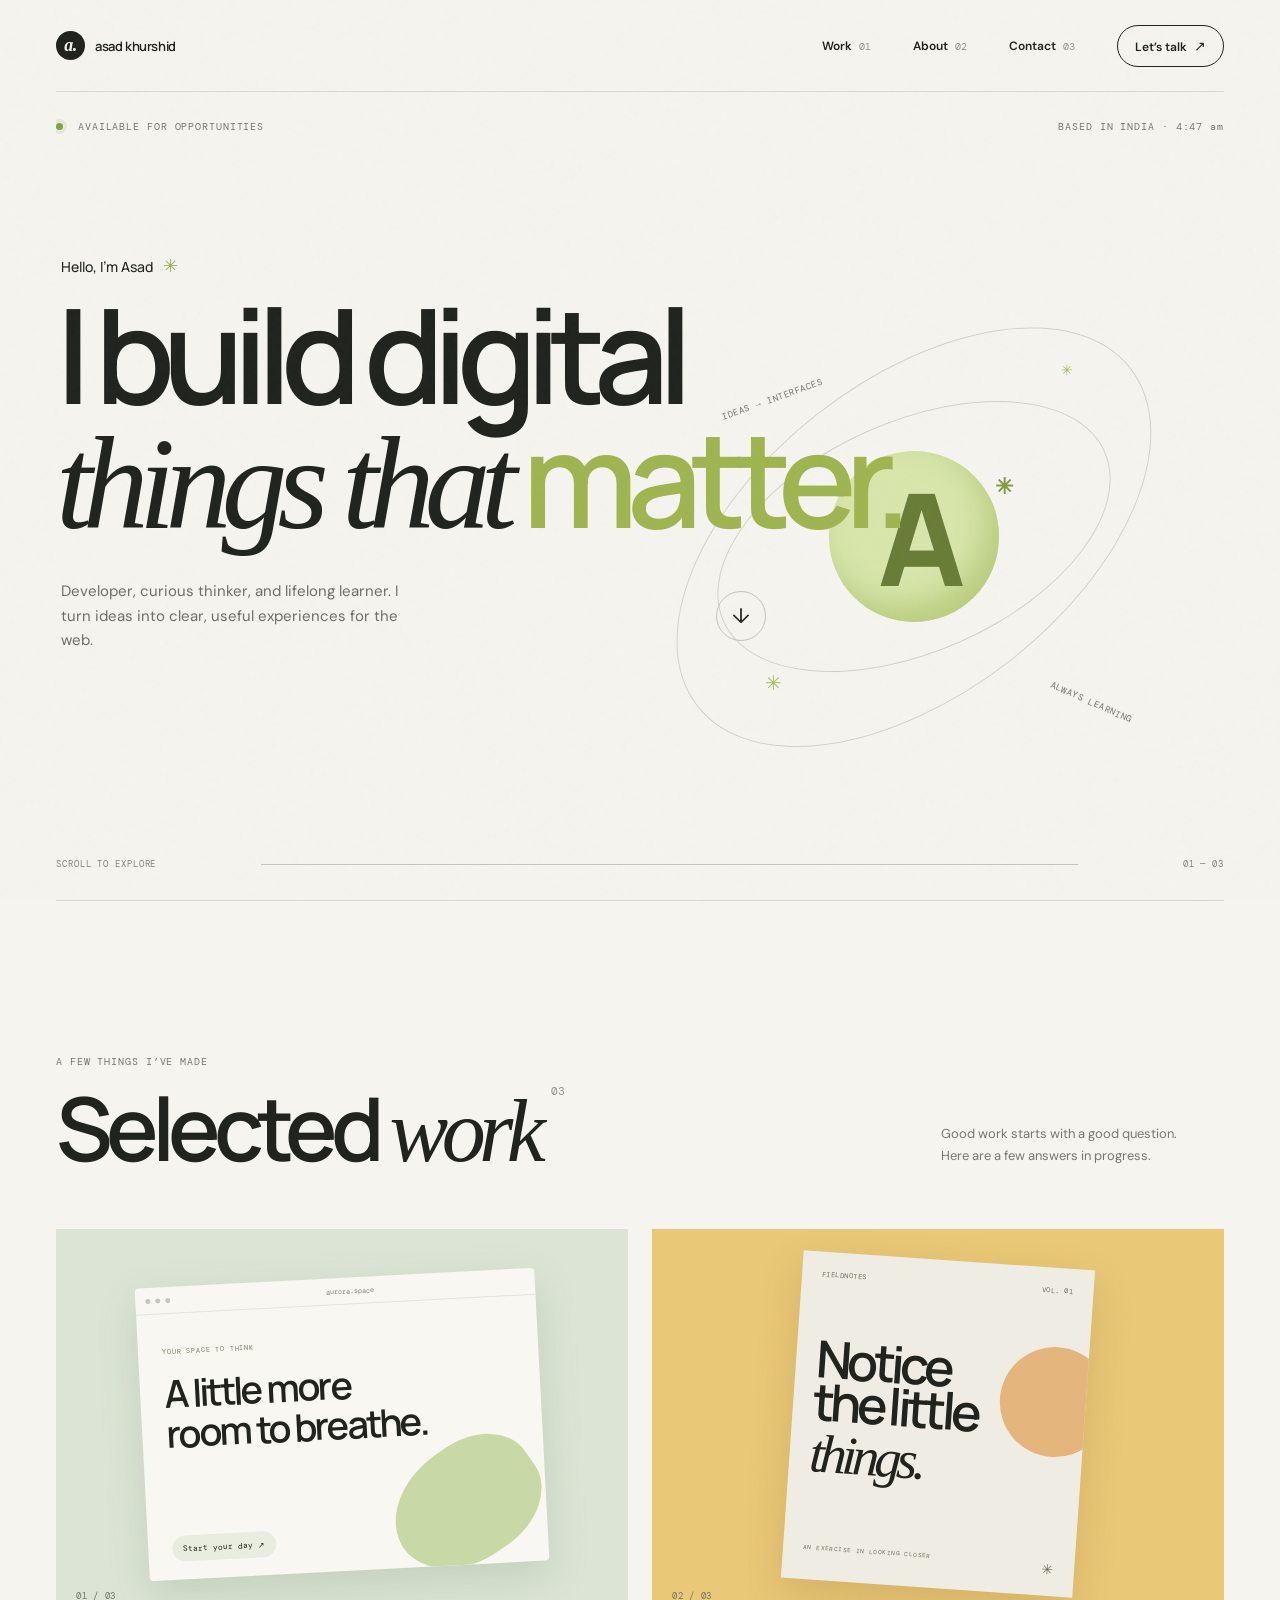
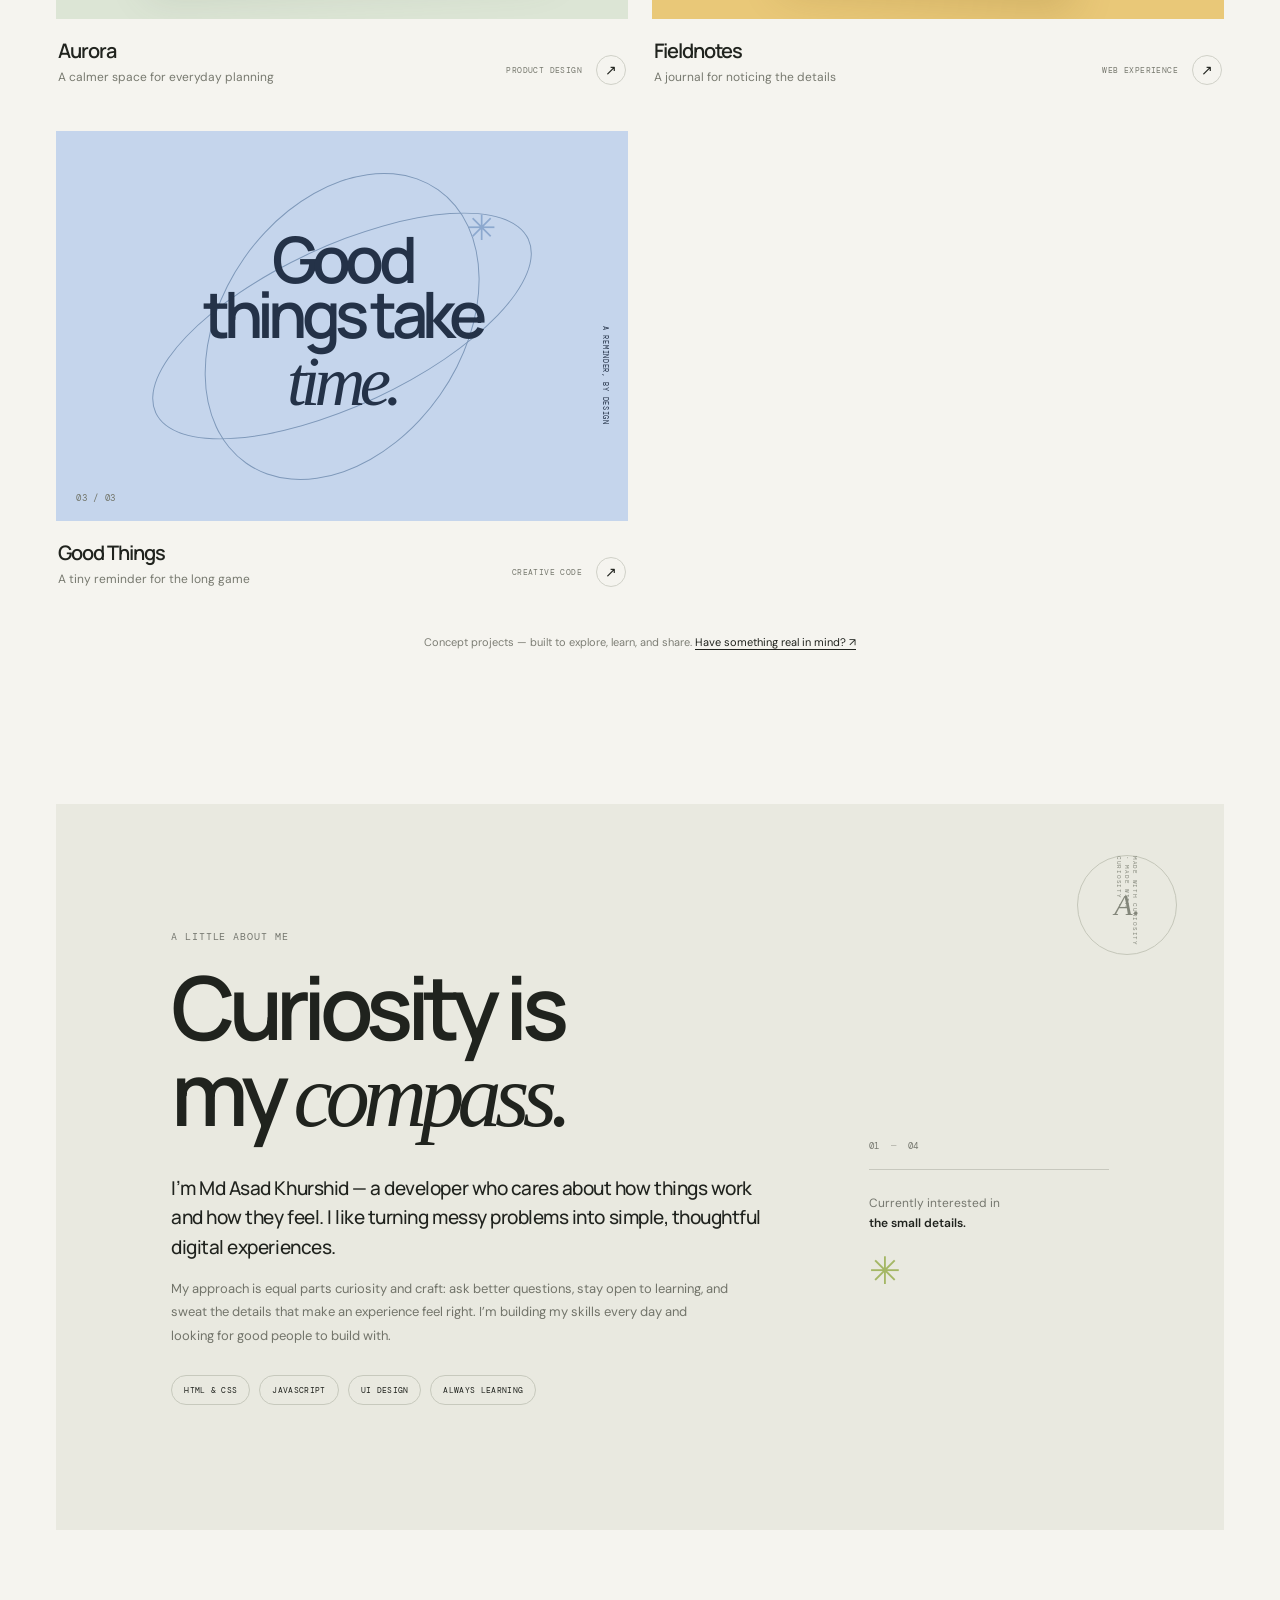
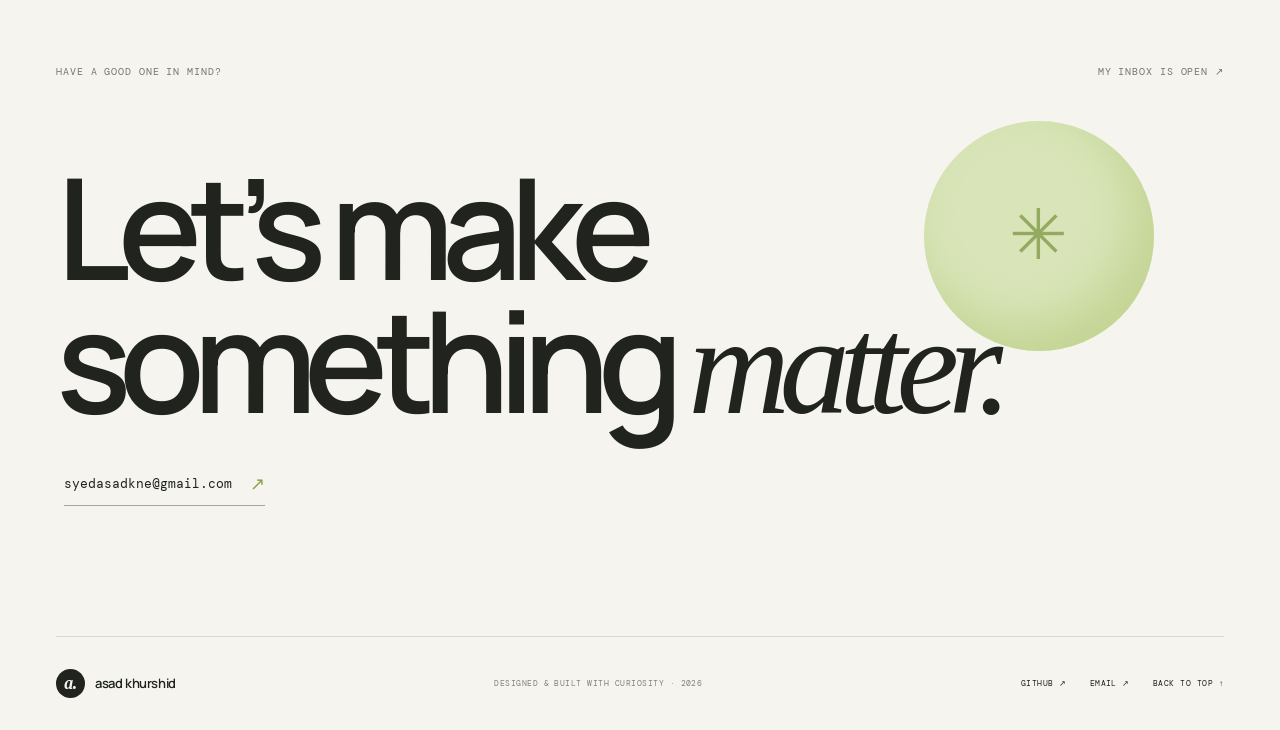
<file: index.html>
<!doctype html>
<html lang="en">
<head>
  <meta charset="utf-8">
  <meta name="viewport" content="width=device-width, initial-scale=1">
  <meta name="theme-color" content="#f5f4ef">
  <meta name="description" content="Md Asad Khurshid — developer, problem solver, and maker of thoughtful digital experiences.">
  <title>Md Asad Khurshid — Developer & Maker</title>
  <link rel="preconnect" href="https://fonts.googleapis.com">
  <link rel="preconnect" href="https://fonts.gstatic.com" crossorigin>
  <link href="https://fonts.googleapis.com/css2?family=DM+Mono:wght@400;500&family=DM+Sans:wght@400;500;600;700&family=Manrope:wght@400;500;600;700;800&display=swap" rel="stylesheet">
  <link rel="stylesheet" href="style.css">
  <script src="script.js" defer></script>
</head>
<body>
  <div class="grain" aria-hidden="true"></div>
  <header class="site-header">
    <a class="wordmark" href="#home" aria-label="Asad home"><span class="mark">a.</span><span>asad khurshid</span></a>
    <button class="menu-toggle" aria-label="Open navigation" aria-expanded="false"><span></span><span></span></button>
    <nav class="nav-links" aria-label="Main navigation">
      <a href="#work">Work <span>01</span></a><a href="#about">About <span>02</span></a><a href="#contact">Contact <span>03</span></a>
      <a class="nav-cta" href="mailto:syedasadkne@gmail.com">Let’s talk <span>↗</span></a>
    </nav>
  </header>

  <main id="home">
    <section class="hero section-wrap">
      <div class="hero-top"><span class="eyebrow"><i class="live-dot"></i> AVAILABLE FOR OPPORTUNITIES</span><span class="eyebrow">BASED IN INDIA · <span id="local-time">—</span></span></div>
      <div class="hero-copy">
        <p class="intro-line">Hello, I’m Asad <span class="wave">✳</span></p>
        <h1>I build digital<br><span class="serif">things that</span> <span class="highlight">matter.</span></h1>
        <div class="hero-bottom"><p class="hero-description">Developer, curious thinker, and lifelong learner. I turn ideas into clear, useful experiences for the web.</p><a class="round-link" href="#work" aria-label="Explore selected work"><span>↓</span></a></div>
      </div>
      <div class="hero-art" aria-hidden="true"><div class="orbit orbit-one"></div><div class="orbit orbit-two"></div><div class="orbit-core">A<span>✳</span></div><div class="orbit-label label-one">IDEAS → INTERFACES</div><div class="orbit-label label-two">ALWAYS LEARNING</div><div class="spark spark-a">✳</div><div class="spark spark-b">✳</div></div>
      <div class="hero-foot"><span>SCROLL TO EXPLORE</span><span class="scroll-line"></span><span>01 — 03</span></div>
    </section>

    <section class="work section-wrap" id="work">
      <div class="section-heading"><div><span class="eyebrow">A FEW THINGS I’VE MADE</span><h2>Selected <span class="serif">work</span><sup>03</sup></h2></div><p>Good work starts with a good question.<br>Here are a few answers in progress.</p></div>
      <div class="project-grid">
        <a class="project-card project-aurora" href="mailto:syedasadkne@gmail.com?subject=Project%20inquiry" aria-label="Ask about the Aurora project">
          <div class="project-visual aurora-visual"><div class="window"><div class="window-bar"><i></i><i></i><i></i><span>aurora.space</span></div><div class="aurora-content"><span class="tiny-label">YOUR SPACE TO THINK</span><strong>A little more<br>room to breathe.</strong><div class="aurora-blob"></div><span class="mini-pill">Start your day ↗</span></div></div><span class="visual-index">01 / 03</span></div>
          <div class="project-info"><div><h3>Aurora</h3><p>A calmer space for everyday planning</p></div><div class="project-meta"><span>PRODUCT DESIGN</span><span class="arrow-circle">↗</span></div></div>
        </a>
        <a class="project-card project-fieldnotes" href="mailto:syedasadkne@gmail.com?subject=Project%20inquiry" aria-label="Ask about the Fieldnotes project">
          <div class="project-visual field-visual"><div class="field-card"><div class="field-top"><span>FIELDNOTES</span><span>VOL. 01</span></div><div class="field-sun"></div><div class="field-title">Notice<br>the little<br><i>things.</i></div><div class="field-bottom"><span>AN EXERCISE IN LOOKING CLOSER</span><span>✳</span></div></div><span class="visual-index">02 / 03</span></div>
          <div class="project-info"><div><h3>Fieldnotes</h3><p>A journal for noticing the details</p></div><div class="project-meta"><span>WEB EXPERIENCE</span><span class="arrow-circle">↗</span></div></div>
        </a>
        <a class="project-card project-goodthings" href="mailto:syedasadkne@gmail.com?subject=Project%20inquiry" aria-label="Ask about the Good Things project">
          <div class="project-visual good-visual"><span class="good-orbit good-o1"></span><span class="good-orbit good-o2"></span><div class="good-star">✳</div><div class="good-title">Good<br>things take<br><i>time.</i></div><span class="good-caption">A REMINDER, BY DESIGN</span><span class="visual-index">03 / 03</span></div>
          <div class="project-info"><div><h3>Good Things</h3><p>A tiny reminder for the long game</p></div><div class="project-meta"><span>CREATIVE CODE</span><span class="arrow-circle">↗</span></div></div>
        </a>
      </div>
      <p class="project-note">Concept projects — built to explore, learn, and share. <a href="#contact">Have something real in mind? ↗</a></p>
    </section>

    <section class="about section-wrap" id="about">
      <div class="about-stamp" aria-hidden="true"><span>MADE WITH CURIOSITY · MADE WITH CURIOSITY ·</span><b>A.</b></div>
      <div class="about-content"><span class="eyebrow">A LITTLE ABOUT ME</span><h2>Curiosity is<br>my <span class="serif">compass.</span></h2><p class="about-lead">I’m Md Asad Khurshid — a developer who cares about how things work and how they feel. I like turning messy problems into simple, thoughtful digital experiences.</p><p class="about-body">My approach is equal parts curiosity and craft: ask better questions, stay open to learning, and sweat the details that make an experience feel right. I’m building my skills every day and looking for good people to build with.</p><div class="skill-list"><span>HTML & CSS</span><span>JAVASCRIPT</span><span>UI DESIGN</span><span>ALWAYS LEARNING</span></div></div>
      <div class="about-aside"><span class="aside-number">01 <i>—</i> 04</span><div class="aside-line"></div><p>Currently interested in<br><b>the small details.</b></p><span class="aside-star">✳</span></div>
    </section>

    <section class="contact section-wrap" id="contact">
      <div class="contact-top"><span class="eyebrow">HAVE A GOOD ONE IN MIND?</span><span class="eyebrow">MY INBOX IS OPEN ↗</span></div>
      <h2>Let’s make<br>something <span class="serif">matter.</span></h2>
      <a class="contact-link" href="mailto:syedasadkne@gmail.com">syedasadkne@gmail.com <span>↗</span></a>
      <div class="contact-orb" aria-hidden="true">✳</div>
    </section>
  </main>

  <footer class="site-footer section-wrap"><a class="wordmark" href="#home"><span class="mark">a.</span><span>asad khurshid</span></a><span class="footer-copy">DESIGNED & BUILT WITH CURIOSITY · 2026</span><div class="social-links"><a href="https://github.com/MdAsadkne" target="_blank" rel="noreferrer">GITHUB ↗</a><a href="mailto:syedasadkne@gmail.com">EMAIL ↗</a><a href="#home">BACK TO TOP ↑</a></div></footer>
</body>
</html>
</file>
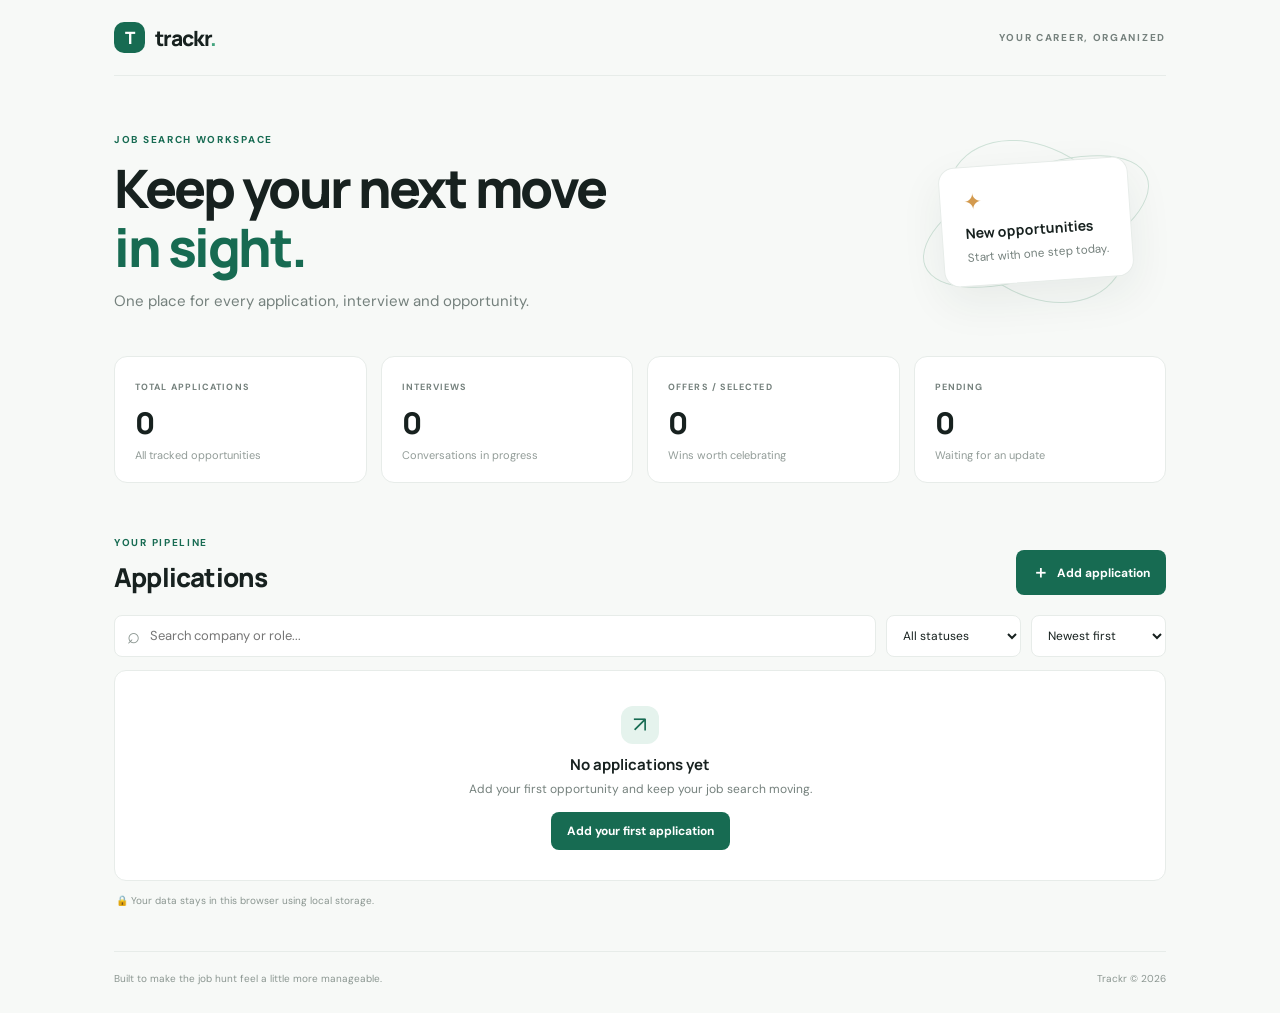
<file: Job-Application-Tracker/index.html>
<!DOCTYPE html>
<html lang="en"><head><meta charset="UTF-8"><meta name="viewport" content="width=device-width, initial-scale=1.0"><meta name="description" content="A responsive job application tracker."><title>Job Application Tracker</title><link rel="preconnect" href="https://fonts.googleapis.com"><link href="https://fonts.googleapis.com/css2?family=DM+Sans:wght@400;500;600;700&family=Manrope:wght@600;700;800&display=swap" rel="stylesheet"><link rel="stylesheet" href="style.css"></head>
<body><div class="app-shell"><header class="topbar"><a class="brand" href="#"><span class="brand-mark">T</span><span>trackr<span class="brand-dot">.</span></span></a><span class="top-note">YOUR CAREER, ORGANIZED</span></header>
<main><section class="hero"><div><p class="eyebrow">JOB SEARCH WORKSPACE</p><h1>Keep your next move<br><span>in sight.</span></h1><p class="hero-copy">One place for every application, interview and opportunity.</p></div><div class="hero-art" aria-hidden="true"><div class="orbit orbit-one"></div><div class="orbit orbit-two"></div><div class="hero-card"><span>✦</span><b>New opportunities</b><small>Start with one step today.</small></div></div></section>
<section class="stats-grid" aria-label="Application overview"><article class="stat-card"><span class="stat-label">TOTAL APPLICATIONS</span><strong id="totalCount">0</strong><span class="stat-foot">All tracked opportunities</span></article><article class="stat-card"><span class="stat-label">INTERVIEWS</span><strong id="interviewCount">0</strong><span class="stat-foot">Conversations in progress</span></article><article class="stat-card"><span class="stat-label">OFFERS / SELECTED</span><strong id="selectedCount">0</strong><span class="stat-foot">Wins worth celebrating</span></article><article class="stat-card"><span class="stat-label">PENDING</span><strong id="pendingCount">0</strong><span class="stat-foot">Waiting for an update</span></article></section>
<section class="workspace"><div class="section-heading"><div><p class="eyebrow">YOUR PIPELINE</p><h2>Applications</h2></div><button class="primary-btn" id="addButton" type="button"><span>＋</span> Add application</button></div>
<form class="application-form hidden" id="applicationForm"><div class="form-heading"><div><p class="eyebrow">NEW OPPORTUNITY</p><h3 id="formTitle">Add an application</h3></div><button class="icon-btn" id="closeForm" type="button" aria-label="Close form">×</button></div><input type="hidden" id="editId"><div class="form-grid"><label>Company name<input id="company" required maxlength="80" placeholder="e.g. Google"></label><label>Job role<input id="role" required maxlength="100" placeholder="e.g. Frontend Developer"></label><label>Location<input id="location" maxlength="80" placeholder="e.g. Bengaluru / Remote"></label><label>Application date<input id="date" type="date" required></label><label>Status<select id="status"><option>Applied</option><option>Interview</option><option>Selected</option><option>Rejected</option></select></label><label>Job link<input id="link" type="url" placeholder="https://..."></label></div><label class="notes-label">Notes<textarea id="notes" rows="2" maxlength="500" placeholder="Recruiter details, next steps, reminders..."></textarea></label><div class="form-actions"><button class="secondary-btn" id="cancelForm" type="button">Cancel</button><button class="primary-btn" type="submit" id="saveButton">Save application</button></div></form>
<div class="toolbar"><div class="search-wrap"><span>⌕</span><input id="searchInput" type="search" placeholder="Search company or role..." aria-label="Search applications"></div><select id="filterStatus" aria-label="Filter by status"><option value="All">All statuses</option><option>Applied</option><option>Interview</option><option>Selected</option><option>Rejected</option></select><select id="sortOrder" aria-label="Sort applications"><option value="newest">Newest first</option><option value="oldest">Oldest first</option><option value="company">Company A–Z</option></select></div>
<div class="table-wrap"><table><thead><tr><th>COMPANY / ROLE</th><th>DATE APPLIED</th><th>STATUS</th><th>NOTES</th><th><span class="sr-only">Actions</span></th></tr></thead><tbody id="applicationList"></tbody></table><div class="empty-state" id="emptyState"><div class="empty-icon">↗</div><h3>No applications yet</h3><p>Add your first opportunity and keep your job search moving.</p><button class="primary-btn" id="emptyAddButton" type="button">Add your first application</button></div></div><p class="privacy-note">🔒 Your data stays in this browser using local storage.</p></section></main><footer>Built to make the job hunt feel a little more manageable. <span>Trackr © 2026</span></footer></div><script src="script.js"></script></body></html>
</file>
<file: style.css>
:root{--paper:#f5f4ef;--ink:#20231e;--muted:#73756c;--green:#b9d36c;--line:#d9d9d0;--serif:Georgia,'Times New Roman',serif;--sans:'DM Sans',Arial,sans-serif;--display:Manrope,Arial,sans-serif;--mono:'DM Mono',monospace}*{box-sizing:border-box}html{scroll-behavior:smooth}body{margin:0;background:var(--paper);color:var(--ink);font-family:var(--sans);-webkit-font-smoothing:antialiased}.grain{position:fixed;inset:0;z-index:8;pointer-events:none;opacity:.11;background-image:url("data:image/svg+xml,%3Csvg viewBox='0 0 180 180' xmlns='http://www.w3.org/2000/svg'%3E%3Cfilter id='n'%3E%3CfeTurbulence type='fractalNoise' baseFrequency='.9' numOctaves='3' stitchTiles='stitch'/%3E%3C/filter%3E%3Crect width='100%25' height='100%25' filter='url(%23n)' opacity='.22'/%3E%3C/svg%3E")}.section-wrap,.site-header{width:min(1360px,calc(100% - 112px));margin-inline:auto}.site-header{height:92px;display:flex;align-items:center;justify-content:space-between;border-bottom:1px solid var(--line);position:relative;z-index:12}.wordmark{display:inline-flex;align-items:center;gap:10px;text-decoration:none;color:var(--ink);font:600 13px var(--display);letter-spacing:-.03em}.mark{width:29px;height:29px;display:grid;place-items:center;border-radius:50%;background:var(--ink);color:var(--paper);font:700 18px var(--serif);font-style:italic}.nav-links{display:flex;align-items:center;gap:42px}.nav-links>a{color:var(--ink);text-decoration:none;font-size:12px;font-weight:600}.nav-links>a span{font:10px var(--mono);color:#8e9087;margin-left:4px}.nav-links .nav-cta{border:1px solid var(--ink);border-radius:28px;padding:11px 17px}.nav-links .nav-cta span{color:var(--ink);font-size:14px}.menu-toggle{display:none}.hero{min-height:760px;height:calc(100svh - 92px);max-height:920px;position:relative;padding-top:28px;overflow:hidden}.hero-top,.hero-foot,.contact-top{display:flex;justify-content:space-between;align-items:center}.eyebrow{font:10px var(--mono);letter-spacing:.09em;color:#74766e}.live-dot{display:inline-block;width:7px;height:7px;border-radius:50%;background:#83a342;margin-right:8px;box-shadow:0 0 0 4px #e5ead7}.hero-copy{position:relative;z-index:2;margin-top:120px}.intro-line{font:500 14px var(--display);margin:0 0 15px 5px}.wave{color:#9aae55;font-size:18px;margin-left:7px}.hero h1,.contact h2{font:600 clamp(76px,10.3vw,144px)/.94 var(--display);letter-spacing:-.085em;margin:0}.serif{font-family:var(--serif);font-weight:400;font-style:italic;letter-spacing:-.075em}.highlight{color:#9fb550}.hero-bottom{display:flex;align-items:center;justify-content:space-between;max-width:710px;margin-top:32px}.hero-description{font-size:15px;line-height:1.65;color:#6c6f65;max-width:340px;margin:0 0 0 5px}.round-link{width:50px;height:50px;border:1px solid #c4c5bb;border-radius:50%;display:grid;place-items:center;text-decoration:none;color:var(--ink);font-size:21px;transition:.25s}.round-link:hover{background:var(--ink);color:white;transform:translateY(3px)}.hero-art{position:absolute;width:min(43vw,550px);aspect-ratio:1;right:3%;top:21%;display:grid;place-items:center}.orbit{position:absolute;border:1px solid #d2d4ca;border-radius:50%;transform:rotate(-24deg)}.orbit-one{width:76%;height:42%}.orbit-two{width:57%;height:100%;transform:rotate(52deg)}.orbit-core{width:31%;aspect-ratio:1;border-radius:50%;background:#d8e6ac;display:grid;place-items:center;position:relative;font:800 clamp(70px,10vw,135px)/1 var(--display);letter-spacing:-.12em;color:#697c37;box-shadow:inset -13px -16px 30px #bacd7e}.orbit-core span{position:absolute;font-size:22px;right:1%;top:14%;color:#829c45}.orbit-label{position:absolute;font:9px var(--mono);letter-spacing:.1em;color:#73766c;background:var(--paper);padding:5px 9px}.label-one{top:23%;left:13%;transform:rotate(-20deg)}.label-two{right:8%;bottom:18%;transform:rotate(24deg)}.spark{position:absolute;color:#a6bd5e}.spark-a{font-size:20px;left:23%;bottom:21%}.spark-b{font-size:14px;right:21%;top:18%}.hero-foot{position:absolute;bottom:30px;left:0;right:0;font:9px var(--mono);letter-spacing:.1em;color:#818379}.scroll-line{height:1px;background:#c5c6bd;width:70%;margin-inline:20px}.work{padding-top:148px;padding-bottom:155px;border-top:1px solid var(--line)}.section-heading{display:flex;justify-content:space-between;align-items:flex-end;margin-bottom:54px}.section-heading h2,.about h2{font:600 clamp(52px,7vw,88px)/.98 var(--display);letter-spacing:-.075em;margin:14px 0 0}.section-heading h2 sup{font:11px var(--mono);letter-spacing:0;vertical-align:top;margin-left:12px;color:#92948b}.section-heading>p{font-size:13px;line-height:1.7;color:#77796f;margin:0 4% 8px 0}.project-grid{display:grid;grid-template-columns:repeat(2,1fr);gap:46px 24px}.project-card{text-decoration:none;color:inherit;min-width:0}.project-visual{height:390px;position:relative;display:grid;place-items:center;overflow:hidden}.visual-index{position:absolute;left:20px;bottom:17px;font:9px var(--mono);letter-spacing:.08em;color:#72756a}.aurora-visual{background:#dce5d5}.window{width:70%;height:75%;background:#f8f7f1;box-shadow:0 15px 40px #54624b2b;transform:rotate(-3deg);border-radius:4px;overflow:hidden}.window-bar{height:27px;border-bottom:1px solid #e3e5dc;display:flex;align-items:center;gap:5px;padding:0 10px}.window-bar i{width:5px;height:5px;background:#c6c7bd;border-radius:50%}.window-bar span{margin-left:auto;margin-right:auto;font:7px var(--mono);color:#818278}.aurora-content{position:relative;height:calc(100% - 27px);padding:24px}.tiny-label{font:7px var(--mono);letter-spacing:.12em;color:#788269}.aurora-content strong{display:block;margin-top:15px;font:600 clamp(23px,3vw,38px)/1.04 var(--display);letter-spacing:-.07em;position:relative;z-index:1}.aurora-blob{position:absolute;width:155px;height:115px;background:#c8d9a5;border-radius:55% 45% 47% 53%;right:2px;bottom:4px;transform:rotate(-32deg)}.mini-pill{position:absolute;left:24px;bottom:18px;background:#e9eddf;padding:8px 11px;border-radius:20px;font:8px var(--mono)}.project-info{display:flex;justify-content:space-between;align-items:flex-end;padding:18px 2px 0}.project-info h3{font:600 20px var(--display);letter-spacing:-.05em;margin:0 0 5px}.project-info p{font-size:12px;color:#77796f;margin:0}.project-meta{display:flex;align-items:center;gap:14px;font:8px var(--mono);letter-spacing:.05em;color:#77796f}.arrow-circle{width:30px;height:30px;border:1px solid #d0d1c8;border-radius:50%;display:grid;place-items:center;color:var(--ink);font-size:14px;transition:.2s}.project-card:hover .arrow-circle{background:var(--ink);color:white;transform:rotate(45deg)}.field-visual{background:#e9c878}.field-card{width:51%;height:84%;background:#efede3;box-shadow:0 15px 40px #76581e33;padding:18px 20px;position:relative;overflow:hidden;transform:rotate(4deg);display:flex;flex-direction:column;justify-content:space-between}.field-top,.field-bottom{display:flex;justify-content:space-between;font:7px var(--mono);letter-spacing:.07em;color:#716d5c}.field-title{position:relative;z-index:1;font:600 clamp(29px,4vw,52px)/.84 var(--display);letter-spacing:-.09em}.field-title i{font:italic 400 1.05em var(--serif)}.field-sun{position:absolute;width:110px;height:110px;border-radius:50%;background:#e1a55c;right:-24px;top:24%;opacity:.75}.field-bottom{font-size:6px}.field-bottom span+span{font-size:14px}.good-visual{background:#c5d5ec;color:#243248}.good-orbit{position:absolute;border:1px solid #7f99ba;border-radius:50%;width:72%;height:41%;transform:rotate(-25deg)}.good-o2{width:42%;height:86%;transform:rotate(35deg)}.good-title{z-index:1;font:600 clamp(38px,5vw,66px)/.86 var(--display);letter-spacing:-.09em;text-align:center}.good-title i{font:italic 400 1.1em var(--serif)}.good-star{position:absolute;font-size:35px;right:23%;top:19%;color:#8ca8ce}.good-caption{position:absolute;right:18px;top:50%;font:7px var(--mono);writing-mode:vertical-rl;letter-spacing:.1em}.project-note{text-align:center;font-size:11px;color:#7d7e75;margin:48px 0 0}.project-note a{color:var(--ink);text-underline-offset:3px}.about{position:relative;background:#e9e9e0;padding:120px 9% 125px;display:grid;grid-template-columns:1fr 240px;gap:40px;overflow:hidden}.about h2{margin-top:18px}.about-lead{font:500 19px/1.55 var(--display);letter-spacing:-.025em;max-width:590px;margin:33px 0 15px}.about-body{font-size:13px;line-height:1.8;color:#72746a;max-width:560px}.skill-list{display:flex;gap:9px;flex-wrap:wrap;margin-top:28px}.skill-list span{border:1px solid #c7c9bd;border-radius:30px;padding:9px 12px;font:8px var(--mono);letter-spacing:.04em}.about-aside{align-self:center;padding-top:100px;color:#75776e}.aside-number{font:9px var(--mono)}.aside-number i{font-style:normal;color:#b0b1a6;margin:0 7px}.aside-line{height:1px;background:#c7c8be;margin:15px 0 24px}.about-aside p{font-size:12px;line-height:1.65}.about-aside p b{font-weight:600;color:var(--ink)}.aside-star{font-size:38px;color:#a4b765}.about-stamp{position:absolute;width:100px;height:100px;right:4%;top:7%;border:1px solid #c5c7ba;border-radius:50%;display:grid;place-items:center;color:#83867a}.about-stamp span{position:absolute;font:6px var(--mono);letter-spacing:.12em;writing-mode:vertical-rl;animation:spin 20s linear infinite}.about-stamp b{font:italic 30px var(--serif)}@keyframes spin{to{transform:rotate(360deg)}}.contact{position:relative;padding-top:135px;padding-bottom:130px;overflow:hidden}.contact h2{font-size:clamp(76px,11vw,145px);margin-top:82px;position:relative;z-index:1}.contact-link{display:inline-flex;gap:18px;align-items:center;color:var(--ink);font:13px var(--mono);text-decoration:none;border-bottom:1px solid #a5a69d;padding:0 0 9px;margin:40px 0 0 8px}.contact-link span{font-size:18px;color:#8ca44a}.contact-orb{position:absolute;right:6%;top:27%;width:230px;aspect-ratio:1;border-radius:50%;background:#d9e5b9;display:grid;place-items:center;color:#95aa61;font-size:70px;box-shadow:inset -20px -24px 50px #c3d493}.site-footer{height:94px;border-top:1px solid var(--line);display:flex;justify-content:space-between;align-items:center}.footer-copy,.social-links a{font:8px var(--mono);letter-spacing:.06em;color:#818379}.social-links{display:flex;gap:23px}.social-links a{text-decoration:none;color:var(--ink)}.social-links a:hover,.nav-links>a:hover{color:#8ba344}.menu-toggle{border:0;background:none}
@media(max-width:900px){.section-wrap,.site-header{width:calc(100% - 56px)}.hero{min-height:700px}.hero-copy{margin-top:125px}.hero-art{width:43vw;right:-2%;top:29%;opacity:.8}.hero h1{font-size:clamp(68px,11vw,108px)}.project-visual{height:330px}.about{padding-inline:7%;grid-template-columns:1fr 170px}.contact-orb{width:165px;right:3%}}
@media(max-width:640px){.section-wrap,.site-header{width:calc(100% - 40px)}.site-header{height:70px}.wordmark{font-size:12px}.mark{width:27px;height:27px}.menu-toggle{display:flex;flex-direction:column;gap:5px;padding:10px;position:relative;z-index:2}.menu-toggle span{width:19px;height:1px;background:var(--ink);transition:.2s}.nav-links{display:none;position:absolute;top:69px;left:-20px;right:-20px;padding:24px 20px 28px;background:var(--paper);border-bottom:1px solid var(--line);align-items:flex-start;gap:22px;flex-direction:column}.nav-links.open{display:flex}.nav-links>a{font-size:14px}.nav-links .nav-cta{font-size:12px}.hero{height:auto;min-height:720px;max-height:none;padding-top:23px}.hero-top .eyebrow{font-size:7px}.hero-copy{margin-top:131px}.intro-line{font-size:13px}.hero h1{font-size:clamp(62px,13.6vw,88px)}.hero-bottom{margin-top:22px;align-items:flex-end;max-width:100%}.hero-description{font-size:12px;max-width:245px}.round-link{width:42px;height:42px;flex:0 0 42px}.hero-art{width:66vw;right:-14%;top:38%;opacity:.35}.hero-foot{bottom:20px;font-size:7px}.scroll-line{width:45%;margin-inline:10px}.work{padding-top:90px;padding-bottom:90px}.section-heading{display:block;margin-bottom:35px}.section-heading h2,.about h2{font-size:57px}.section-heading>p{font-size:12px;margin:18px 0 0}.project-grid{grid-template-columns:1fr;gap:38px}.project-visual{height:330px}.project-info h3{font-size:18px}.project-info p{font-size:11px}.project-meta{font-size:7px;gap:9px}.project-note{font-size:10px;line-height:1.7;margin-top:35px}.about{padding:83px 25px 75px;display:block}.about h2{font-size:58px}.about-lead{font-size:16px;margin-top:28px}.about-body{font-size:12px}.about-aside{display:none}.about-stamp{width:75px;height:75px;right:23px;top:25px}.about-stamp b{font-size:23px}.about-stamp span{font-size:5px}.skill-list{gap:7px}.skill-list span{font-size:7px;padding:8px 10px}.contact{padding-top:88px;padding-bottom:85px}.contact-top .eyebrow{font-size:7px}.contact h2{font-size:clamp(62px,13vw,85px);margin-top:71px}.contact-link{font-size:10px;margin-top:31px}.contact-orb{width:92px;right:-20px;top:25%;opacity:.7;font-size:32px}.site-footer{height:auto;min-height:110px;padding-block:21px;display:grid;grid-template-columns:1fr 1fr;gap:18px}.footer-copy{font-size:6px;text-align:right}.social-links{grid-column:1/-1;justify-content:space-between;gap:10px}.social-links a{font-size:7px}}
@media(prefers-reduced-motion:reduce){html{scroll-behavior:auto}*,*::before,*::after{animation-duration:.01ms!important;animation-iteration-count:1!important;transition-duration:.01ms!important}}
</file>
<file: Job-Application-Tracker/style.css>
:root{--ink:#17211f;--muted:#75817d;--line:#e7ece9;--paper:#f7f9f7;--green:#176b52;--green-dark:#10533f;--mint:#e5f3ed;--white:#fff;--shadow:0 16px 45px rgba(25,55,43,.07)}*{box-sizing:border-box}body{margin:0;background:var(--paper);color:var(--ink);font-family:"DM Sans",sans-serif;font-size:14px}.app-shell{max-width:1120px;margin:auto;padding:0 34px}.topbar{height:76px;display:flex;align-items:center;justify-content:space-between;border-bottom:1px solid var(--line)}.brand{display:flex;align-items:center;gap:10px;color:var(--ink);text-decoration:none;font:800 21px Manrope,sans-serif;letter-spacing:-1px}.brand-mark{display:grid;place-items:center;width:31px;height:31px;border-radius:10px;background:var(--green);color:white;font-size:17px}.brand-dot{color:#43a47e}.top-note,.eyebrow{font-size:10px;font-weight:700;letter-spacing:1.7px;color:var(--muted)}.hero{display:flex;align-items:center;justify-content:space-between;padding:57px 0 45px;min-height:265px}.hero .eyebrow,.section-heading .eyebrow,.form-heading .eyebrow{color:var(--green)}h1,h2,h3,p{margin-top:0}h1{font:800 clamp(36px,5vw,53px)/1.12 Manrope,sans-serif;letter-spacing:-2.5px;margin:13px 0}h1 span{color:var(--green)}.hero-copy{color:var(--muted);font-size:15px;margin:0}.hero-art{width:260px;height:170px;position:relative;display:grid;place-items:center}.orbit{position:absolute;border:1px solid #cfe2d8;border-radius:50%;transform:rotate(-22deg)}.orbit-one{width:240px;height:105px}.orbit-two{width:195px;height:145px;transform:rotate(35deg)}.hero-card{z-index:1;background:white;border:1px solid var(--line);border-radius:16px;padding:20px 23px;box-shadow:var(--shadow);display:grid;gap:7px;transform:rotate(-4deg)}.hero-card span{color:#d39a4e;font-size:22px}.hero-card b{font:700 14px Manrope}.hero-card small{color:var(--muted)}.stats-grid{display:grid;grid-template-columns:repeat(4,1fr);gap:14px}.stat-card{background:white;border:1px solid var(--line);border-radius:13px;padding:19px 20px;min-height:118px}.stat-label{font-size:9px;letter-spacing:1.1px;font-weight:700;color:var(--muted)}.stat-card strong{display:block;font:800 30px Manrope;margin:8px 0 2px}.stat-foot{font-size:11px;color:#929c98}.workspace{margin-top:53px}.section-heading{display:flex;justify-content:space-between;align-items:end;margin-bottom:20px}h2{font:800 26px Manrope;letter-spacing:-.8px;margin:0}.primary-btn,.secondary-btn{border:0;border-radius:8px;padding:11px 16px;font:700 12px "DM Sans";cursor:pointer;transition:.2s}.primary-btn{background:var(--green);color:white}.primary-btn:hover{background:var(--green-dark);transform:translateY(-1px)}.primary-btn span{font-size:17px;vertical-align:-1px;margin-right:5px}.secondary-btn{background:#eef2ef;color:#45534d}.toolbar{display:flex;gap:10px;margin:20px 0 13px}.search-wrap{height:42px;background:white;border:1px solid var(--line);border-radius:8px;display:flex;align-items:center;padding:0 12px;flex:1;gap:8px;color:#8b9691}.search-wrap span{font-size:22px}.search-wrap input{border:0;outline:0;width:100%;font:13px "DM Sans";color:var(--ink)}.toolbar select,.form-grid input,.form-grid select,.notes-label textarea{border:1px solid var(--line);background:white;border-radius:8px;padding:0 12px;font:12px "DM Sans";color:var(--ink);outline-color:#8ab9a4}.toolbar select{height:42px;min-width:135px}.table-wrap{background:white;border:1px solid var(--line);border-radius:12px;overflow:hidden;min-height:190px}table{border-collapse:collapse;width:100%;text-align:left}th{font-size:9px;letter-spacing:1px;color:#87928d;font-weight:700;background:#fbfcfb;padding:15px 17px;border-bottom:1px solid var(--line)}td{padding:16px 17px;border-bottom:1px solid #eff2f0;font-size:12px;color:#65716b}tbody tr:last-child td{border-bottom:0}.company-name{font-weight:700;color:var(--ink);font-size:13px}.role-name{font-size:11px;color:var(--muted);margin-top:4px}.status{display:inline-block;border-radius:20px;padding:5px 9px;font-size:10px;font-weight:700}.status-applied{background:#edf1f5;color:#607181}.status-interview{background:#fff2df;color:#a66b21}.status-selected{background:#e4f4eb;color:#23734e}.status-rejected{background:#fae9e8;color:#b64c48}.notes-cell{max-width:190px;white-space:nowrap;overflow:hidden;text-overflow:ellipsis}.actions{display:flex;gap:8px;justify-content:flex-end}.text-action{border:0;background:none;color:var(--green);font:600 11px "DM Sans";cursor:pointer;padding:4px}.text-action.delete{color:#b75a53}.empty-state{text-align:center;padding:35px 15px 30px}.empty-state.hidden{display:none}.empty-icon{margin:0 auto 10px;width:38px;height:38px;border-radius:12px;background:var(--mint);color:var(--green);display:grid;place-items:center;font-size:22px}.empty-state h3{font:700 15px Manrope;margin-bottom:6px}.empty-state p{font-size:12px;color:var(--muted);margin-bottom:15px}.privacy-note{font-size:10px;color:#8b9691;margin:13px 2px}.application-form{background:white;border:1px solid var(--line);border-radius:13px;padding:22px;margin:20px 0;box-shadow:var(--shadow)}.application-form.hidden{display:none}.form-heading{display:flex;justify-content:space-between;align-items:start;margin-bottom:18px}.form-heading h3{font:700 18px Manrope;margin:0}.icon-btn{border:0;background:#f1f4f2;border-radius:50%;width:29px;height:29px;font-size:20px;cursor:pointer;color:#52605a}.form-grid{display:grid;grid-template-columns:repeat(3,1fr);gap:14px}.form-grid label,.notes-label{display:grid;gap:7px;font-size:11px;font-weight:700;color:#56625c}.form-grid input,.form-grid select{height:39px;width:100%}.notes-label{margin-top:14px}.notes-label textarea{padding:10px;resize:vertical}.form-actions{display:flex;justify-content:flex-end;gap:9px;margin-top:16px}.hidden{display:none!important}footer{border-top:1px solid var(--line);margin-top:44px;padding:20px 0 28px;color:#8b9691;font-size:10px;display:flex;justify-content:space-between}.sr-only{position:absolute;width:1px;height:1px;padding:0;margin:-1px;overflow:hidden;clip:rect(0,0,0,0);white-space:nowrap;border:0}@media(max-width:760px){.app-shell{padding:0 18px}.hero{padding:42px 0 30px;min-height:0}.hero-art{width:150px;transform:scale(.78);transform-origin:center right;margin-left:-25px}.hero-copy{max-width:300px;font-size:13px}.stats-grid{grid-template-columns:repeat(2,1fr);gap:9px}.stat-card{padding:15px;min-height:105px}.workspace{margin-top:39px}.toolbar{flex-wrap:wrap}.search-wrap{flex-basis:100%}.toolbar select{flex:1}.table-wrap{overflow-x:auto}table{min-width:700px}.form-grid{grid-template-columns:repeat(2,1fr)}}@media(max-width:440px){.top-note{font-size:8px}.hero-art{display:none}.hero{padding:38px 0}.section-heading{align-items:center}h2{font-size:23px}.primary-btn{padding:10px 12px}.form-grid{grid-template-columns:1fr}.application-form{padding:17px}footer{gap:10px;line-height:1.5}}
</file>
